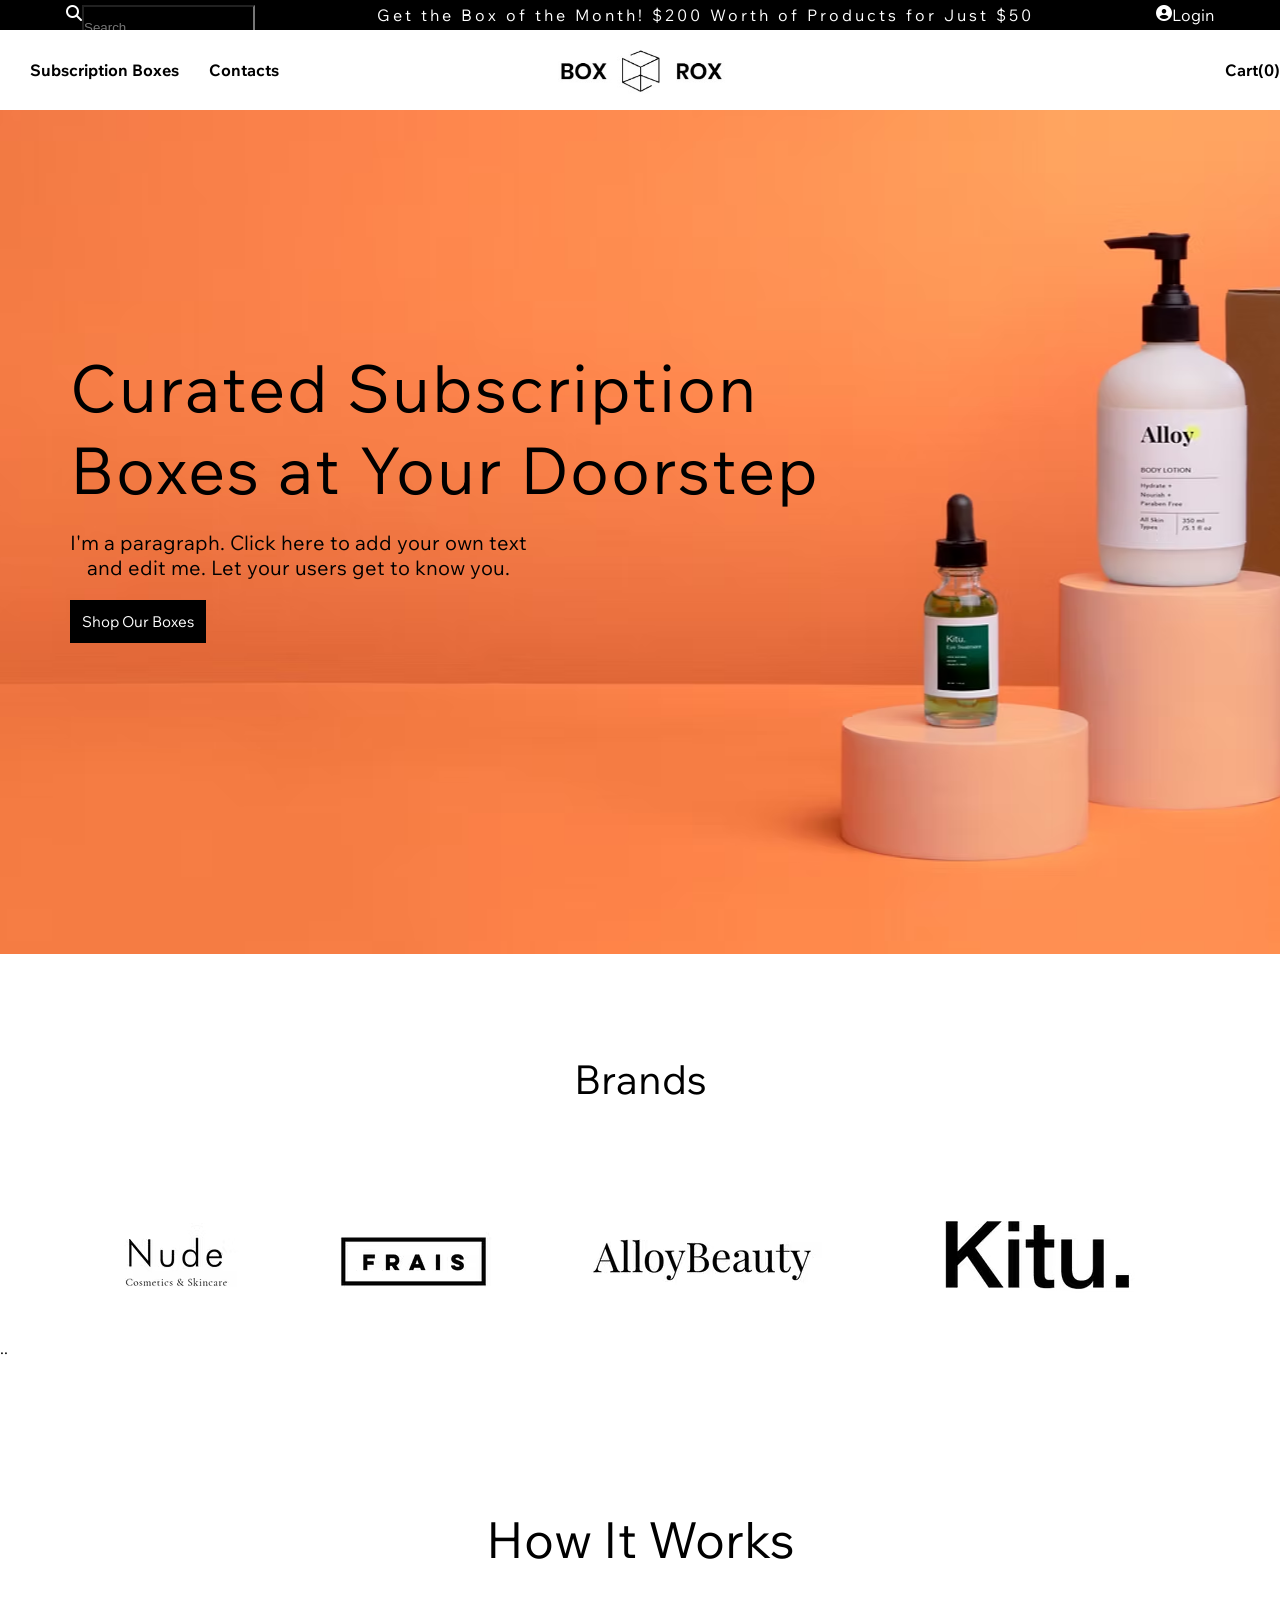
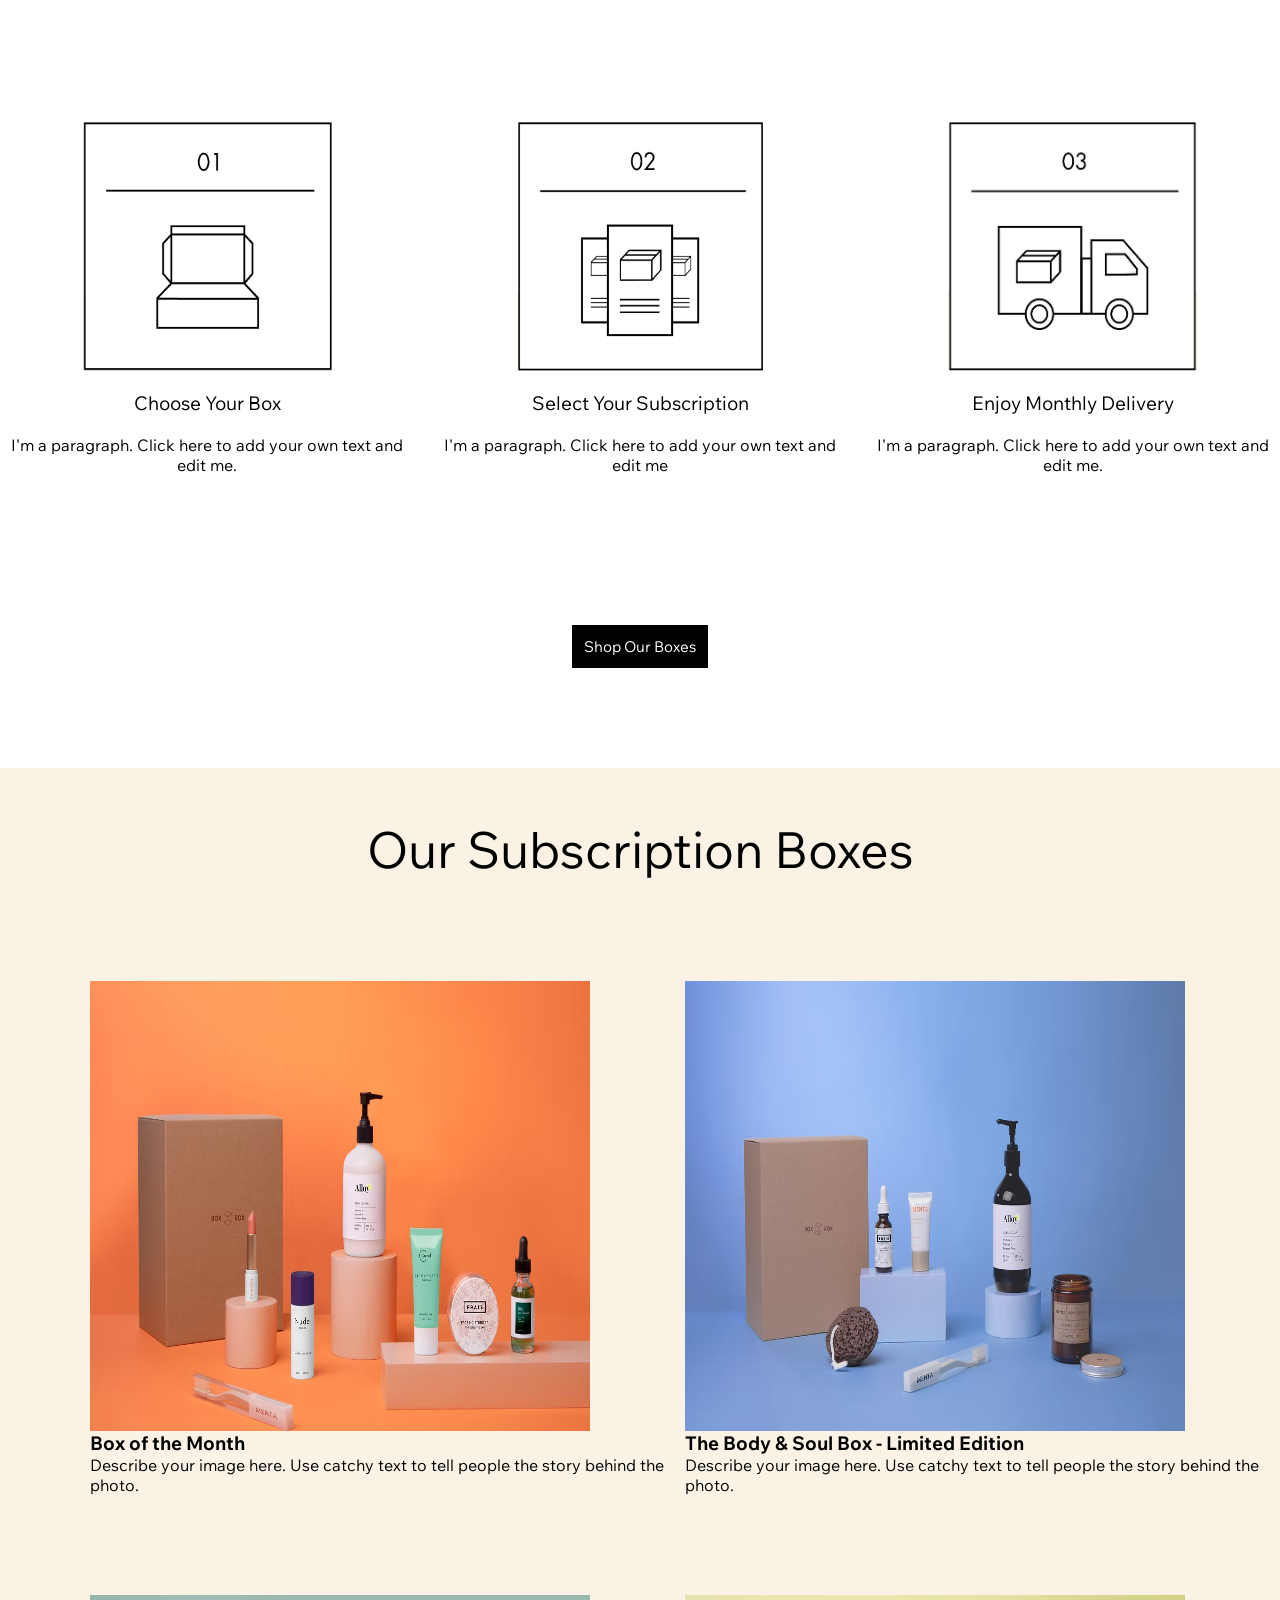
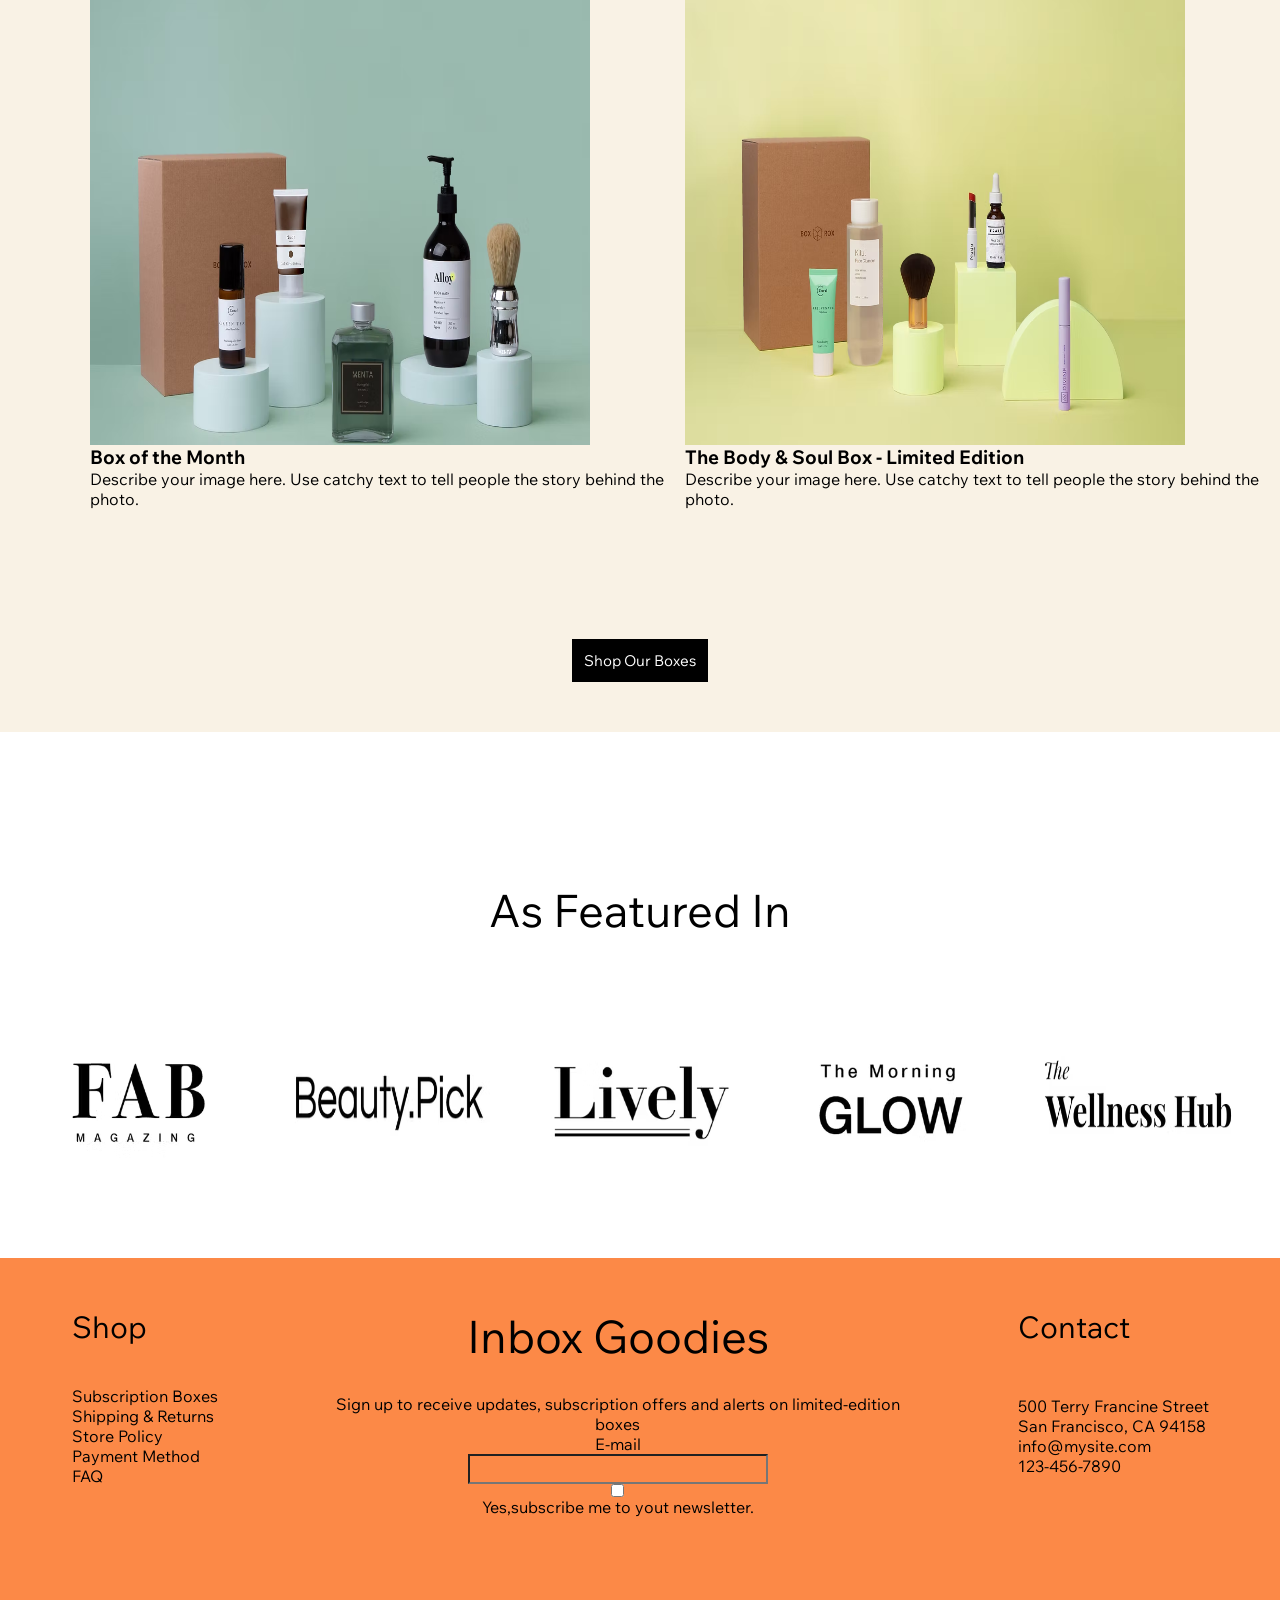
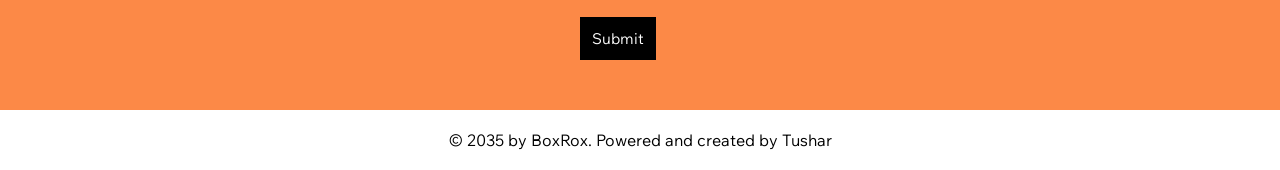
<file: index.html>
<!DOCTYPE html>
<html lang="en">
<head>
    <meta charset="UTF-8">
    <meta name="viewport" content="width=device-width, initial-scale=1.0">
    <link rel="preconnect" href="https://fonts.googleapis.com">
    <link rel="preconnect" href="https://fonts.gstatic.com" crossorigin>
    <link href="https://fonts.googleapis.com/css2?family=Wix+Madefor+Text:ital,wght@0,400..800;1,400..800&display=swap" rel="stylesheet">
    <link rel="stylesheet" href="https://cdnjs.cloudflare.com/ajax/libs/font-awesome/6.0.0/css/all.min.css">
    <link
      rel="stylesheet"
      href="https://cdnjs.cloudflare.com/ajax/libs/font-awesome/6.7.2/css/all.min.css"
      integrity="sha512-Evv84Mr4kqVGRNSgIGL/F/aIDqQb7xQ2vcrdIwxfjThSH8CSR7PBEakCr51Ck+w+/U6swU2Im1vVX0SVk9ABhg=="
      crossorigin="anonymous"
      referrerpolicy="no-referrer"
      />
      <link rel="stylesheet" href="style.css">
      <title>Document</title>
    </head>
    <body>
    <input type="checkbox"  id="click">
    <header class="hero">
        <div class="nav1">
            <div>
            <i class="fa-solid fa-magnifying-glass"></i>
            <input type="search" name="search" id="search" placeholder="Search..." >
            </div>
            <p>Get the Box of the Month! $200 Worth of Products for Just $50</p>
           <div>
            <i class="fas fa-user-circle"></i> <span>Login</span>
           </div>
            
        </div>
        <div class="nav2">
            <nav>
                <ul>
                  <li><a href="#our-boxes">Subscription Boxes</a></li>
                  <li><a href="#contact">Contacts</a></li>
                </ul>
                <label for="click" class="dropdown">
                <i class="fa-solid fa-bars"></i>
              </nav>
        

        <div class="logo">
            <img src="RoxBoxLogo.jpg" alt="Boxrox Logo">
        </div>

        <div class="cart">
            <a href="#">Cart(0)</a>
            
         </div>
     </div>
    </header>
    <section class="home">
       
        <h1><span class="line1">Curated Subscription</span>
        <span class="line2"> Boxes at Your Doorstep</span>
        </h1>
        <p><span>I'm a paragraph. Click here to add your own text </span>
            <span>and edit me. Let your users get to know you.</span>
        </p>
        <a href="#" class="btn">Shop Our Boxes</a>
        </section>
       <!-- Brands section -->
        <section class="brands">
            <h2>Brands</h2>
            <div>
                <img src="brand1.png" alt="">
                <img src="brand2.png" alt="">
                <img src="brand3.png" alt="">
                <img src="brand4.png" alt="" >
            </div>
            <span>..</span>

        </section>
        <!-- How It Works Section -->

        <section class="how-it-works" id="how-it-works">
            <h2>How It Works</h2>
            <div class="img-main">
                <div class="img1">
                    <img src="HowItWorks1.png" alt="">
                    <h3>Choose Your Box</h3>
                    <p>I'm a paragraph. Click here to add your own text and edit me.</p>
                </div>
                <div class="img2">
                    <img src="HowItWorks2.png" alt="">
                    <h3>Select Your Subscription</h3>
                    <p>I'm a paragraph. Click here to add your own text and edit me</p>
                   
                </div>
                <div class="img3">
                    <img src="HowItWorks3.png" alt="">
                    <h3>Enjoy Monthly Delivery </h3>
                    <p>I'm a paragraph. Click here to add your own text and edit me.</p>
                </div>
            </div>
            <a href="#" class="btn">Shop Our Boxes</a>
           </section>


           <!-- Our Boxes Section -->


            <section class="our-boxes" id="our-boxes">
                <h2>Our Subscription Boxes</h2>
                <div class="ourboxsection1">
                <div class="ourboximg1">
                    <img src="OurBoxes1.png" alt="">
                    <h3>Box of the Month </h3>
                    <p>Describe your image here. Use catchy text to tell people the story behind the photo.</p>
                </div>
                <div class="ourboximg2">
                    <img src="OurBoxes2.png" alt="">
                    <h3>The Body & Soul Box - Limited Edition</h3>
                    <p>Describe your image here. Use catchy text to tell people the story behind the photo.</p>
                </div>
            </div>
            <div class="ourboxsection2">
                <div class="ourboximg3">
                    <img src="OurBoxes3.png" alt="">
                    <h3>Box of the Month </h3>
                    <p>Describe your image here. Use catchy text to tell people the story behind the photo.</p>
                </div>
                <div class="ourboximg4">
                    <img src="OurBoxes4.png" alt="">
                    <h3>The Body & Soul Box - Limited Edition</h3>
                    <p>Describe your image here. Use catchy text to tell people the story behind the photo.</p>
                </div>
            </div>
            <a href="#" class="btn">Shop Our Boxes</a>
            </section>
            <!-- As Featured In Section -->
             <section class="as-featured-in">
             <h2>As Featured In</h2>
            
                <div>
                    <img src="featured1.png" alt="">
                    <img src="featured2.png" alt="">
                    <img src="featured3.png" alt="">
                    <img src="featured4.png" alt="">
                    <img src="featured5.png" alt="">
                </div>
            </section>   


            <!-- Inbox and Contact -->
             <section class="inbox-contacts">
                <div class="inboxcontacts">
                <div class="shop">
                    <h3>Shop</h3>
                    <a href="">Subscription Boxes</a>
                    <a href="">Shipping & Returns</a>
                    <a href="">Store Policy</a>
                    <a href="">Payment Method</a>
                    <a href="">FAQ</a>
                </div>
                <div class="inbox-goodies">
                    <h2>Inbox Goodies</h2>
                    <p>Sign up to receive updates, subscription offers
                        and alerts on limited-edition boxes</p>
                        <label for="email">E-mail</label>
                        <input type="email" name="email" id="email">

                        <input type="checkbox" name="newsletter" id="newsletter">
                         <label for="newsletter">Yes,subscribe me to yout newsletter.</label>

                         <a class="btn" href="#">Submit</a>
                </div>

                <div class="contact" id="contact">
                    <h3>Contact</h3>
                    <a href="">500 Terry Francine Street</a>
                    <a href="">San Francisco, CA 94158</a>
                    <a href="">info@mysite.com</a>
                    <a href="">123-456-7890</a>
                </div>







            </div>
             </section>
             <footer class="footer">
                <p>© 2035 by BoxRox. Powered and created by Tushar</p>
             </footer>
            
    
</body>
</html>
</file>
<file: style.css>
* {
    margin: 0;
    padding: 0;
    box-sizing: border-box;
  }

  body{
    font-family: "Wix Madefor Text", sans-serif;
  }
  .hero .nav1 {
    display: flex;
    justify-content: space-around;
    background-color: black;
    color: white;
    height: 6vh;
    padding: 5px;
  }
   .hero .nav1 input{
    background-color: black;
    color: white;
    
   }
   .hero .nav1 p{
    letter-spacing:3px ;
   }

   

   .hero .nav1 div{
    display: flex;
    text-decoration: none;
   }

.hero .nav2 nav ul{
  height: px;
  display: flex;
  padding: 30px;
  gap: 30px;

}
.hero .nav2{
  display: flex;
  justify-content: space-between;
  align-items: center;
  position: fixed;
  top: 0px;
  width: 100%;
  background-color: white;
  margin-top: 30px;

}

.hero .nav2 nav ul li a{
  text-decoration: none;
  color: black;
  font-weight: bolder;
  list-style: none;
}
.hero .nav2 nav ul{
  list-style: none;
}

.hero .nav2 .logo {
  display: flex;
  justify-content: center;
  align-items: center;
  width: 100px;      
}

.hero .nav2 .logo img {
  width: 200px;
  margin-right: 250px;
}

.hero .nav2 .cart a{
  text-decoration: none;
  color: black;
  font-weight: bolder;
} 


.home {
  background: url("section.jpg") no-repeat center;
  padding-bottom: 20px;
  height: 100vh;
  color: white;
  display: flex;
  flex-direction: column;
  justify-content: center;
  align-items: flex-start;
  gap: 20px;
  text-align: center;
}
.home h1 span{
  
  margin-left: 70px;
  letter-spacing: 2px;
  font-size: 65px;
  color: black; 
  display: block;
  font-weight: lighter;
  display: flex;
  justify-content: flex-start;
}
.home p span{
 

  margin-left: 70px;
  display: block;
  font-size: 20px;
  color: black;
}

.btn{
  padding-bottom: 20px;
  margin-left: 70px;
  color: white ;
  font-size: 15px;
  text-decoration: none;
  background-color: black;
  border: 2px solid black;
  padding: 10px;
  font-weight: 100;
  border-radius: 0px;
}

.btn:hover{
  background-color: transparent;
  color: black;
}

/*  */

.brands h2 {
  margin-top: 100px;
  text-align: center;
  font-size: 40px;
  margin-bottom: 80px;
  font-weight: lighter;
}
.brands .class1{
  height: 230px;
  width: 120px;
}

.brands div{
  display: flex;
  justify-content: center;
  align-items: center;
  gap: 80px;
}

/* <!-- How It Works Section --> */

.how-it-works{
  display: flex;
  flex-direction: column;
  align-items: center;
}

.how-it-works h2{
  margin-top: 150px;
  text-align: center;
  font-size: 50px;
  margin-bottom: 150px;
  font-weight: lighter;
}

.how-it-works div{

  display: flex;
  flex-direction: row;
  justify-content: space-around;
  align-items: center;
  gap: 20px;
}
.how-it-works div img{
  width: 60%;
  height: 250px;
}
.how-it-works div h3{
  font-weight: lighter;
}

.how-it-works div p{
  font-weight: lighter;
  text-align: center;
}
.how-it-works .img-main{
  display: flex;
  flex-direction: row;
  margin-bottom: 150px;
}

.how-it-works .img-main .img1{
  display: flex;
  flex-direction: column;
}

.how-it-works .img-main .img2{
  display: flex;
  flex-direction: column;
}

.how-it-works .img-main .img3{
  display: flex;
  flex-direction: column;
}

.how-it-works a{
  align-items: center;
  margin-left: 0px;
}
 


  /* Our Boxes Section  */


.our-boxes{
  display: flex;
  flex-direction: column;
  justify-content: center;
  align-items:center;
  margin-top: 100px;
  background-color:#f9f2e5;

}

 .ourboxsection1{
  display: flex;
  flex-direction: row;
  justify-content: space-around;
  margin-top: 100px;
  margin-left: 90px;
 }
 .our-boxes h2{
  font-size:50px;
  font-weight: lighter;
  margin-top: 50px;
 }

 .our-boxes .ourboxsection1 div img{
  width: 500px;
  height: 450px;

 }

 .our-boxes .ourboxsection1 .ourboximg1 img{
  display: flex;
  flex-direction: column;
  justify-content: center;
 }
 .our-boxes .ourboxsection1 .ourboximg2 img{
  display: flex;
  flex-direction: column;
  justify-content: center;

 }

 .ourboxsection2{
  display: flex;
  flex-direction: row;
  justify-content: space-around;
  margin-top: 100px;
  margin-left: 90px;
  margin-bottom: 50px;
 }

 .our-boxes .ourboxsection2 div img{
  width: 500px;
  height: 450px;

 }

.our-boxes .ourboxsection2 .ourboximg3 img{
 display: flex;
 flex-direction: column;
 justify-content: center;
}
.our-boxes .ourboxsection2 .ourboximg4 img{
 display: flex;
 flex-direction: column;
 justify-content: center;

}
 .ourboximg2 h3{
  margin-right: 200px;
 }

 .our-boxes a{
  margin-top: 80px;
  margin-left: 0px;
  margin-bottom: 50px;
 }

 /* as-featured-in */

 .as-featured-in{
  display: flex;
  flex-direction: column;
  justify-content: center;
  align-items: center;
  margin-top: 50px;
 }
 .as-featured-in h2{
  margin-top: 100px;
  margin-bottom: 100px;
  font-size: 45px;
  font-weight: lighter;
 }

 .as-featured-in div{
  display: flex;
  flex-direction: row;
  justify-content: space-between;
  gap: 50px;
 }

 .as-featured-in div img{
  width: 200px;
  height: 120px;
 }

 /* Inbox And Contact Section */

.inbox-contacts{
  margin-top: 100px;
    background-color: #fc8947;
    display: flex;
    flex-direction: row;
    justify-content: center;
    align-content: space-between;
  
}

.inbox-contacts .inboxcontacts{
  display: flex;
  gap: 100px;
}
.shop{
  display: flex;
  flex-direction: column;
  align-items:flex-start;
  margin-top: 50px;
}
.shop h3{
  margin-bottom: 40px;
  font-size: 30px;
  font-weight: lighter;
}
.shop a{
  text-decoration: none;
  color: black;
}
.inbox-goodies{
  display: flex;
  flex-direction: column;
  align-items:center;
  margin-top: 50px;
}



.inbox-contacts .inbox-goodies h2{
  font-size: 45px;
  font-weight: lighter;
  margin-bottom: 30px;

}

.inbox-goodies p{
  max-width: 600px;
  text-align: center;
}


.contact{
  display: flex;
  flex-direction: column;
  align-items:flex-start;
  margin-top: 50px;
}

.contact h3{
 font-size: 30px;
 font-weight: lighter;
 margin-bottom: 50px;
}

.contact a{
  text-decoration: none;
  color: black;
}

.inbox-goodies a{
  margin-top: 100px;
  margin-left: 0px;
  margin-bottom: 50px;
  
}


.footer p{
  text-align: center;
  margin-top: 20px;
  margin-bottom: 20px;
} 
.dropdown{
  display: none;
}

#click {
  display: none;
}

#email{
  background-color: transparent;
  width: 300px;
  height: 30px;
}
#newsletter{
  background-color: transparent ;
  size: 100px;
}


/* Tablets */
@media screen and (max-width:769px)

 {
 .dropdown {
    display: block;
  }
  .hero .nav2 nav ul {
    flex-direction: column;
    position: absolute;
    top: 100px;
    background-color: yellow;
    width: 100%;
    text-align: center;
    display: none;
  }
  #click:checked ~ .hero .nav2 nav ul {
    display: block;
  }

  .hero .nav2{
    display: flex;
    justify-content: space-between;
    align-items: center;
  
  }
  .hero .nav1 p{
        letter-spacing: 0px;
    }

  .brands div{
    display: flex;
    flex-direction: column;
  }

  .how-it-works .img-main{
    display: flex;
    flex-direction: column;
  }

  .our-boxes .ourboxsection1{
    display: flex;
    flex-direction: column;
  }
  
  .our-boxes .ourboxsection2{
    display: flex;
    flex-direction: column;
  }
  
  .as-featured-in div{
    display: flex;
    flex-direction: column;
  }
    
}



/* Mobile Responsive */

@media screen and (max-width:426px)
{


  .nav2{
    display: flex;
    flex-direction: row;
    /* justify-content: flex-start; */
  }

  .hero .nav2 .logo {
    display: flex;
    align-items: center;
    justify-content: left;
    width: 100px;
  }



  .our-boxes .ourboxsection1 div{
    margin-right: 0px;
    margin-left: 0px;
    display: flex;
    flex-direction: column;
    align-items: center;
  }

  .our-boxes .ourboxsection2 div{
    margin-right: 0px;
    margin-left: 0px;
    display: flex;
    flex-direction: column;
    align-items: center;
  }

  .our-boxes .ourboxsection1 div img{
    margin-right: 0px;
   margin-left: 0px;
   width: 350px;
   height: 350px;
 
  }
  .our-boxes .ourboxsection2 div img{
    margin-right: 0px;
    margin-left: 0px;
    width: 350px;
    height: 350px;
    

  
   }

   .ourboximg1{
    margin-right: 0px;
    margin-left: 0px;
   }
   .ourboximg2{
    margin-right: 0px;
    margin-left: 0px;
   }
   .ourboximg3{
    margin-right: 0px;
    margin-left: 0px;
   }
   .ourboximg4{
    margin-right: 0px;
    margin-left: 0px;
   }

   .ourboxsection1{
    margin-right: 0px;
    margin-left: 0px;

   }
   .ourboxsection2{
    margin-right: 0px;
    margin-left: 0px;

   }
   

   
  .inboxcontacts{
    width: fit-content;
    display: flex;
    flex-direction: column;
    align-items: center;
    margin-bottom: 20px;

  }
  .home{
    display: flex;
    flex-direction: column;
    align-items: center;
    margin-left: 0px;
    margin-right: 0px;
  }

  .home .line1{
    font-size: 40px;
  }

  .home .line2{
    font-size: 40px;
  }

}
</file>
